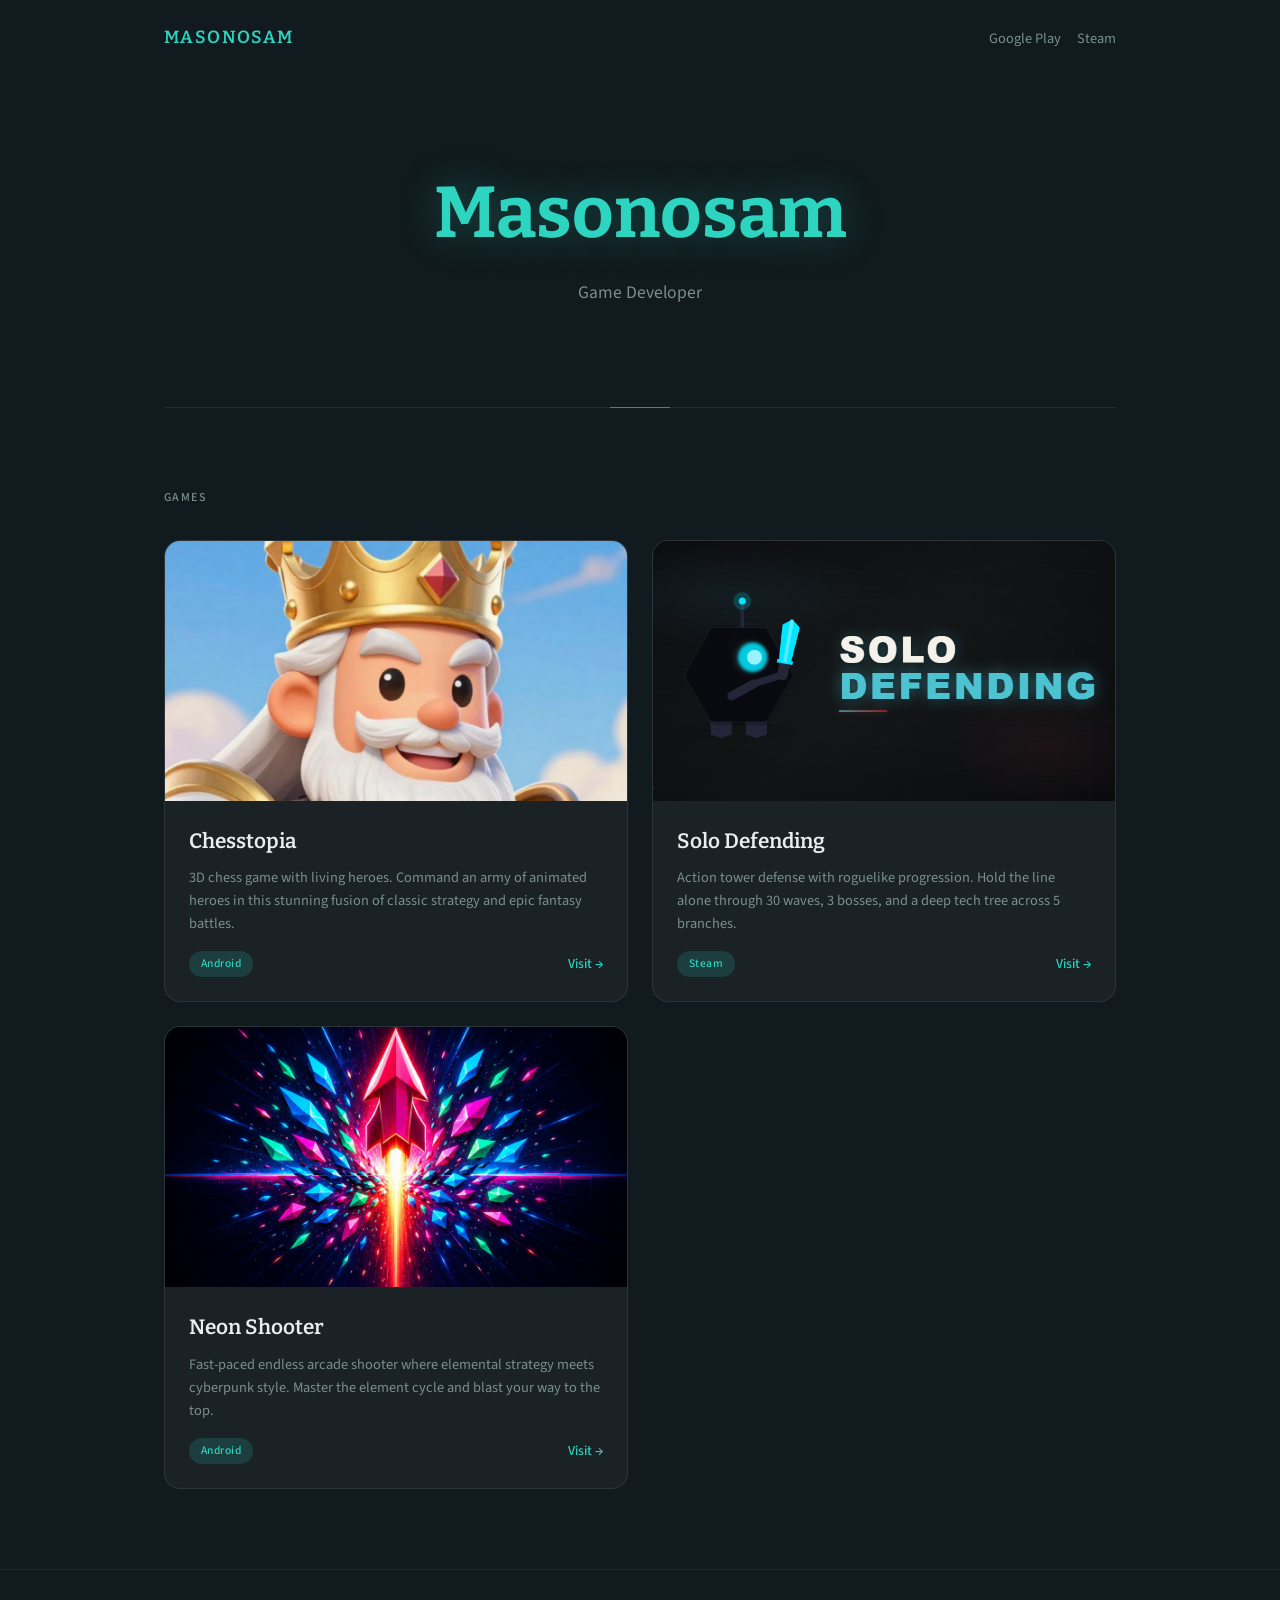
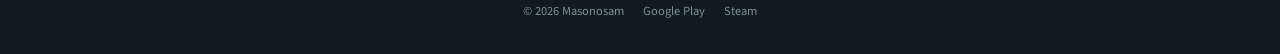
<file: index.html>
<!DOCTYPE html>
<html lang="en">
<head>
  <meta charset="UTF-8">
  <meta name="viewport" content="width=device-width, initial-scale=1.0">
  <title>Masonosam — Game Developer</title>
  <link rel="preconnect" href="https://fonts.googleapis.com">
  <link rel="preconnect" href="https://fonts.gstatic.com" crossorigin>
  <link href="https://fonts.googleapis.com/css2?family=Bitter:wght@600;700&family=Source+Sans+3:wght@400;500;600&display=swap" rel="stylesheet">
  <link rel="stylesheet" href="style.css">
</head>
<body>

  <header class="header">
    <div class="container">
      <div class="brand">MASONOSAM</div>
      <nav class="header-links">
        <a href="https://play.google.com/store/apps/developer?id=Masonosam" target="_blank" rel="noopener">Google Play</a>
        <a href="https://store.steampowered.com/search/?developer=Masonosam" target="_blank" rel="noopener">Steam</a>
      </nav>
    </div>
  </header>

  <section class="hero">
    <div class="container">
      <h1 class="hero-name">Masonosam</h1>
      <p class="hero-subtitle">Game Developer</p>
    </div>
  </section>

  <div class="divider">
    <div class="container">
      <hr>
    </div>
  </div>

  <section class="games-section">
    <div class="container">
      <p class="section-label">Games</p>
      <div class="games-grid">

        <article class="game-card" style="--i:0">
          <div class="card-image">
            <img src="./chesstopia/assets/icon.png" alt="Chesstopia">
          </div>
          <div class="card-body">
            <h3 class="card-title">Chesstopia</h3>
            <p class="card-desc">3D chess game with living heroes. Command an army of animated heroes in this stunning fusion of classic strategy and epic fantasy battles.</p>
            <div class="card-footer">
              <span class="badge">Android</span>
              <a class="card-link" href="./chesstopia/">Visit &rarr;</a>
            </div>
          </div>
        </article>

        <article class="game-card" style="--i:1">
          <div class="card-image">
            <img src="./solodefending/assets/header_capsule.png" alt="Solo Defending">
          </div>
          <div class="card-body">
            <h3 class="card-title">Solo Defending</h3>
            <p class="card-desc">Action tower defense with roguelike progression. Hold the line alone through 30 waves, 3 bosses, and a deep tech tree across 5 branches.</p>
            <div class="card-footer">
              <span class="badge">Steam</span>
              <a class="card-link" href="https://store.steampowered.com/app/4650780/Solo_Defending" target="_blank" rel="noopener">Visit &rarr;</a>
            </div>
          </div>
        </article>

        <article class="game-card" style="--i:2">
          <div class="card-image">
            <img src="./neonshooter/assets/icon.png" alt="Neon Shooter">
          </div>
          <div class="card-body">
            <h3 class="card-title">Neon Shooter</h3>
            <p class="card-desc">Fast-paced endless arcade shooter where elemental strategy meets cyberpunk style. Master the element cycle and blast your way to the top.</p>
            <div class="card-footer">
              <span class="badge">Android</span>
              <a class="card-link" href="./neonshooter/">Visit &rarr;</a>
            </div>
          </div>
        </article>

      </div>
    </div>
  </section>

  <footer class="footer">
    <div class="container">
      <p>&copy; 2026 Masonosam
        <a class="footer-links" href="https://play.google.com/store/apps/developer?id=Masonosam" target="_blank" rel="noopener">Google Play</a>
        <a class="footer-links" href="https://store.steampowered.com/search/?developer=Masonosam" target="_blank" rel="noopener">Steam</a>
      </p>
    </div>
  </footer>

</body>
</html>
</file>
<file: style.css>
/* ========================================
   Teal Midnight — Masonosam Developer Page
   Deep teal-black + teal accent
   Bitter (display) + Source Sans 3 (body)
   ======================================== */

:root {
  --bg: #111a1e;
  --surface: rgba(255, 255, 255, 0.04);
  --surface-hover: rgba(255, 255, 255, 0.07);
  --border: rgba(255, 255, 255, 0.08);
  --border-accent: rgba(45, 212, 191, 0.4);
  --accent: #2dd4bf;
  --accent-soft: rgba(45, 212, 191, 0.15);
  --text: #e8f0ef;
  --text-muted: #7a8f8c;
  --font-display: 'Bitter', serif;
  --font-body: 'Source Sans 3', sans-serif;
  --radius: 16px;
}

*,
*::before,
*::after {
  margin: 0;
  padding: 0;
  box-sizing: border-box;
}

body {
  font-family: var(--font-body);
  background: var(--bg);
  color: var(--text);
  line-height: 1.6;
  -webkit-font-smoothing: antialiased;
  -moz-osx-font-smoothing: grayscale;
}

a {
  color: inherit;
  text-decoration: none;
}

img {
  display: block;
  max-width: 100%;
}

.container {
  max-width: 1000px;
  margin: 0 auto;
  padding: 0 24px;
}

/* Header */

.header {
  padding: 24px 0;
}

.header .container {
  display: flex;
  flex-direction: row;
  justify-content: space-between;
  align-items: center;
}

.brand {
  font-family: var(--font-display);
  font-weight: 600;
  font-size: 1.1rem;
  letter-spacing: 0.08em;
  text-transform: uppercase;
  color: var(--accent);
}

.header-links {
  display: flex;
  flex-direction: row;
  gap: 16px;
}

.header-links a {
  color: var(--text-muted);
  font-size: 0.9rem;
  transition: color 0.2s;
}

.header-links a:hover {
  color: var(--text);
  text-decoration: underline;
}

/* Hero */

.hero {
  padding: 80px 0 60px;
  text-align: center;
}

.hero-name {
  font-family: var(--font-display);
  font-weight: 700;
  font-size: clamp(2.5rem, 6vw, 4.5rem);
  color: var(--accent);
  text-shadow: 0 0 40px rgba(45, 212, 191, 0.3);
  animation: fadeIn 0.6s ease-out both;
}

.hero-subtitle {
  font-family: var(--font-body);
  font-weight: 400;
  font-size: 1.1rem;
  color: var(--text-muted);
  margin-top: 8px;
  animation: fadeIn 0.6s 0.1s ease-out both;
}

/* Divider */

.divider hr {
  border: none;
  height: 1px;
  background: var(--border);
  margin: 40px 0;
  position: relative;
}

.divider hr::after {
  content: '';
  position: absolute;
  top: 0;
  left: 50%;
  transform: translateX(-50%);
  width: 60px;
  height: 1px;
  background: var(--accent);
  opacity: 0.6;
}

/* Games Section */

.games-section {
  padding: 40px 0 80px;
}

.section-label {
  font-family: var(--font-body);
  font-weight: 500;
  font-size: 0.75rem;
  text-transform: uppercase;
  letter-spacing: 0.12em;
  color: var(--text-muted);
  margin-bottom: 32px;
}

/* Games Grid */

.games-grid {
  display: grid;
  grid-template-columns: repeat(2, 1fr);
  gap: 24px;
}

/* Game Card */

.game-card {
  display: flex;
  flex-direction: column;
  background: var(--surface);
  border: 1px solid var(--border);
  border-radius: var(--radius);
  overflow: hidden;
  transition: transform 0.3s, box-shadow 0.3s, border-color 0.3s;
  animation: fadeIn 0.5s ease-out both;
  animation-delay: calc(var(--i) * 0.1s);
}

.game-card:hover {
  transform: translateY(-4px);
  box-shadow: 0 12px 40px rgba(0, 0, 0, 0.3);
  border-color: var(--border-accent);
}

.card-image {
  aspect-ratio: 16 / 9;
  overflow: hidden;
}

.card-image img {
  width: 100%;
  height: 100%;
  object-fit: cover;
  transition: transform 0.4s;
}

.game-card:hover .card-image img {
  transform: scale(1.05);
}

.card-body {
  display: flex;
  flex-direction: column;
  flex: 1;
  padding: 24px;
}

.card-title {
  font-family: var(--font-display);
  font-weight: 600;
  font-size: 1.3rem;
  color: var(--text);
  margin-bottom: 8px;
}

.card-desc {
  font-family: var(--font-body);
  font-weight: 400;
  font-size: 0.9rem;
  color: var(--text-muted);
  line-height: 1.6;
  margin-bottom: 16px;
  flex: 1;
}

.card-footer {
  display: flex;
  justify-content: space-between;
  align-items: center;
}

.badge {
  display: inline-block;
  padding: 4px 12px;
  border-radius: 999px;
  font-size: 0.72rem;
  font-weight: 500;
  letter-spacing: 0.04em;
  background: var(--accent-soft);
  color: var(--accent);
}

.card-link {
  font-family: var(--font-body);
  font-weight: 500;
  font-size: 0.85rem;
  color: var(--accent);
  text-decoration: none;
  transition: opacity 0.2s;
}

.card-link:hover {
  opacity: 0.8;
}

/* Footer */

.footer {
  padding: 32px 0;
  border-top: 1px solid var(--border);
  text-align: center;
}

.footer p {
  font-size: 0.78rem;
  color: var(--text-muted);
}

.footer-links {
  color: var(--text-muted);
  margin-left: 16px;
  text-decoration: none;
}

.footer-links:hover {
  color: var(--text);
}

/* Animations */

@keyframes fadeIn {
  from {
    opacity: 0;
    transform: translateY(16px);
  }
  to {
    opacity: 1;
    transform: translateY(0);
  }
}

/* Responsive */

@media (max-width: 768px) {
  .header .container {
    flex-direction: column;
    gap: 12px;
  }

  .hero-name {
    font-size: 2.2rem;
  }

  .games-grid {
    grid-template-columns: 1fr;
  }
}
</file>
